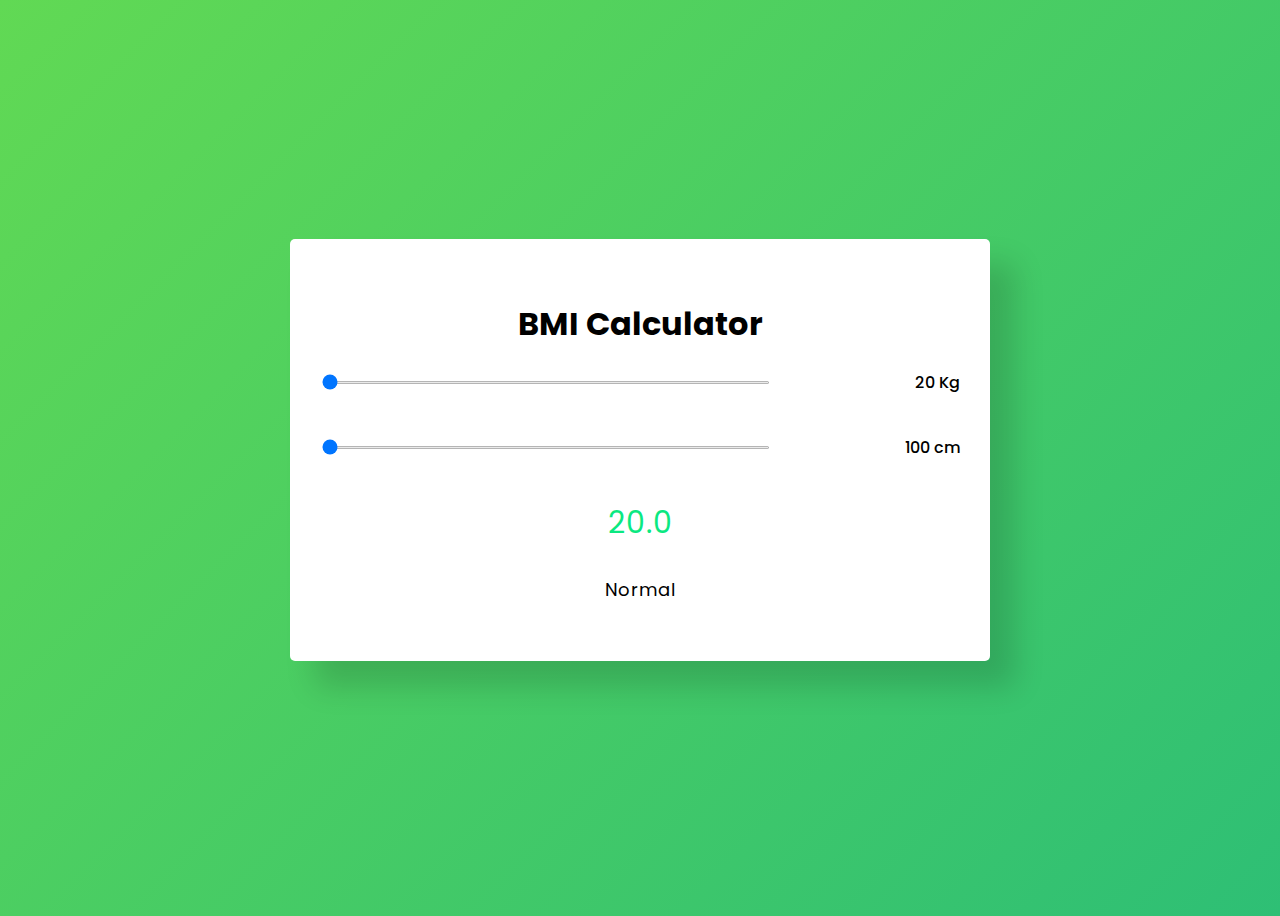
<file: BMI Calculator/index.html>
<!DOCTYPE html>
<html lang="en">
<head>
    <meta charset="UTF-8">
    <meta http-equiv="X-UA-Compatible" content="IE=edge">
    <meta name="viewport" content="width=device-width, initial-scale=1.0">
    <title>BMI Calculator</title>
    <!-- stylesheet -->
    <link rel="stylesheet" href="./style.css">
    <!-- Google Font -->
    <link rel="preconnect" href="https://fonts.gstatic.com">
    <link rel="stylesheet" href="https://fonts.googleapis.com/css2?family=Poppins:wght@500;700&display=swap">
</head>
<body>
    <div class="container">
        <h1>BMI Calculator</h1>
        <div class="row">
            <input type="range" min="20" max="200" value="20"  id="weight" oninput="calculate()">
            <span id="weight-val">20 Kg</span>
        </div>
        <div class="row">
            <input type="range" min="100" max="250" value="100" id="height" oninput="calculate()">
            <span id="height-val">100 cm</span>
        </div>
       <p id="result">20.0</p>
       <p id="category">Normal</p>
    </div>
    <script src="./app.js"></script>
</body>
</html>
</file>
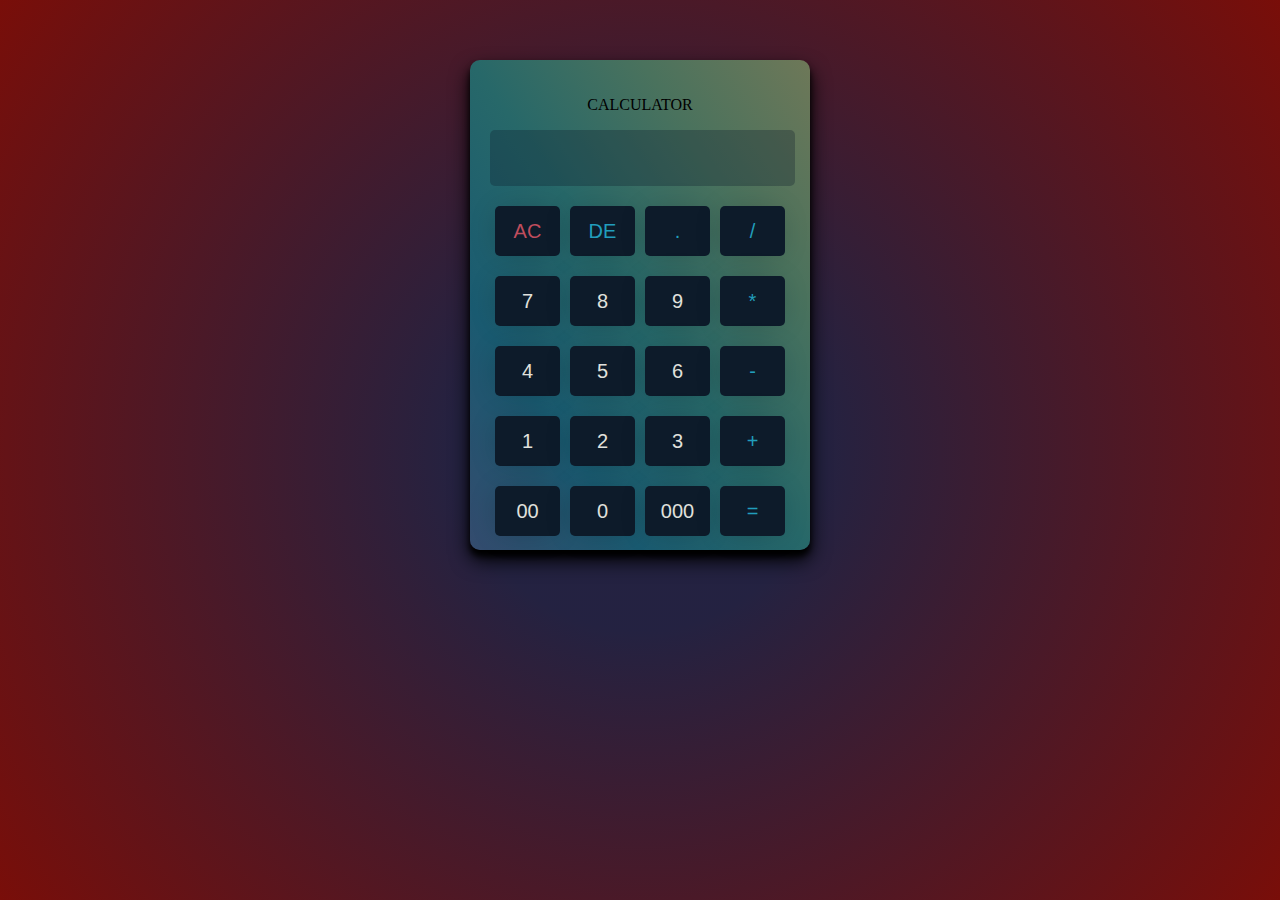
<file: Calculator/index.html>
<!DOCTYPE html>
<html lang="en">
<head>
    <meta charset="UTF-8">
    <meta http-equiv="X-UA-Compatible" content="IE=edge">
    <meta name="viewport" content="width=device-width, initial-scale=1.0">
    <title>Calculator</title>
    <link rel="stylesheet" href="./index.css">
</head>
<body>
    <div id="calculator">
        <p>CALCULATOR</p>
        <input type="text" id="display" disabled>
        <br>
        <button id="ac" class="operator">AC</button>
        <button id="de" class="operator">DE</button>
        <button id="." class="operator">.</button>
        <button id="/" class="operator">/</button>
        <br>
        <button id="7">7</button>
        <button id="8">8</button>
        <button id="9">9</button>
        <button id="*" class="operator">*</button>
        <br>
        <button id="4">4</button>
        <button id="5">5</button>
        <button id="6">6</button>
        <button id="-" class="operator">-</button>
        <br>
        <button id="1">1</button>
        <button id="2">2</button>
        <button id="3">3</button>
        <button id="+" class="operator">+</button>
        <br>
        <button id="00">00</button>
        <button id="0">0</button>
        <button id="000" >000</button>
        <button id="=" class="equal operator">=</button>
    </div>
    <script src="./app.js"></script>
</body>
</html>
</file>
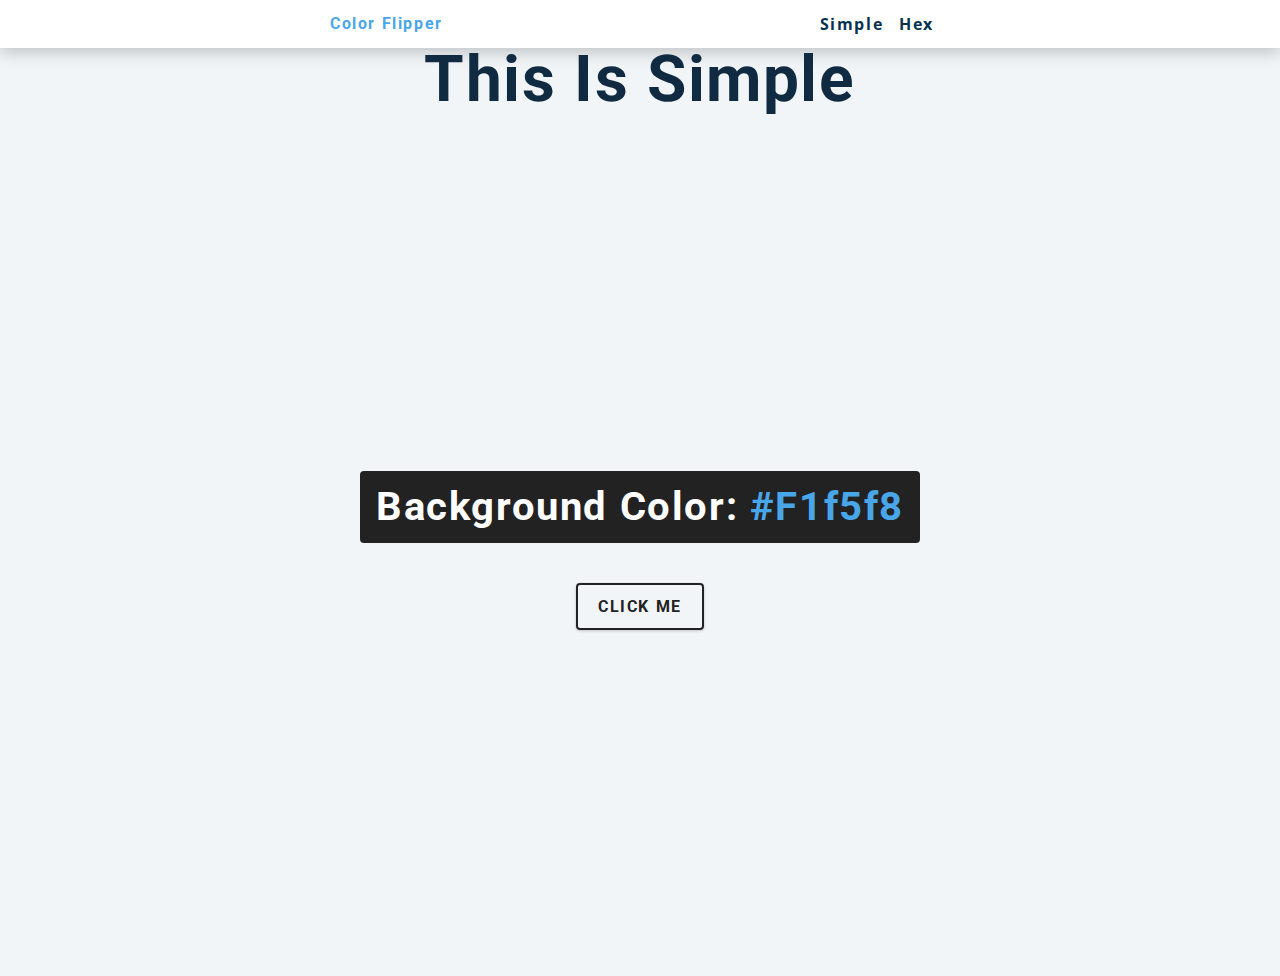
<file: Color Flipper Project/index.html>
<!DOCTYPE html>
<html lang="en">
<head>
    <meta charset="UTF-8">
    <meta http-equiv="X-UA-Compatible" content="IE=edge">
    <meta name="viewport" content="width=device-width, initial-scale=1.0">
    <link rel="stylesheet" href="./index.css">
    <title>Color Flipper</title>
</head>
<body>
   
    <nav>
        <div class="nav-center">
            <h4>Color Flipper</h4>
            <ul class="nav-links">
                <li>
                    <a href="./index.html">Simple</a>
                </li>
                <li>
                    <a href="./hex.html">Hex</a>

                </li>
            </ul>
        </div>
    </nav>
    <h1>This is Simple</h1>
    <main>
        <div class="container">
            <h2>Background Color:
                <span class="color">
                    #f1f5f8
                </span>
            </h2>
            <button class="btn btn-hero" id="btn">Click Me</button>
        </div>
    </main>
    <script src="./index.js"></script>
</body>
</html>
</file>
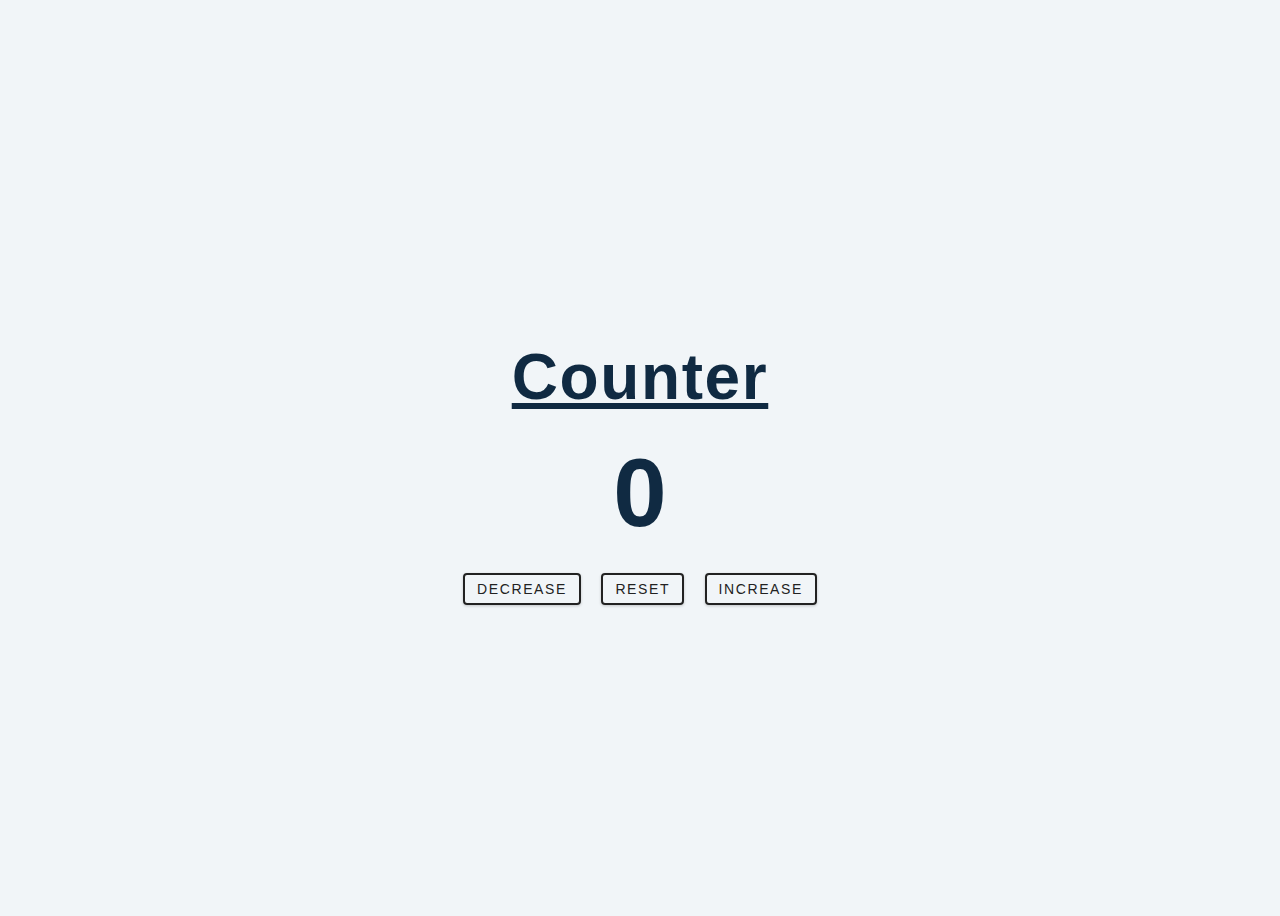
<file: Counter/index.html>
<!DOCTYPE html>
<html lang="en">
<head>
    <meta charset="UTF-8">
    <meta http-equiv="X-UA-Compatible" content="IE=edge">
    <meta name="viewport" content="width=device-width, initial-scale=1.0">
    <title>Counter</title>
    <link rel="stylesheet" href="./index.css">
</head>
<body>
    <main>
         <div class="container">
            <h1>Counter</h1>
            <span id="value">0</span>
            <div class="button-container">
                <button class="btn decrease">Decrease</button>
                <button class="btn reset">Reset</button>
                <button class="btn increase">Increase</button>
            </div>
         </div>
    </main>
    <script src="./app.js"></script>
</body>
</html>
</file>
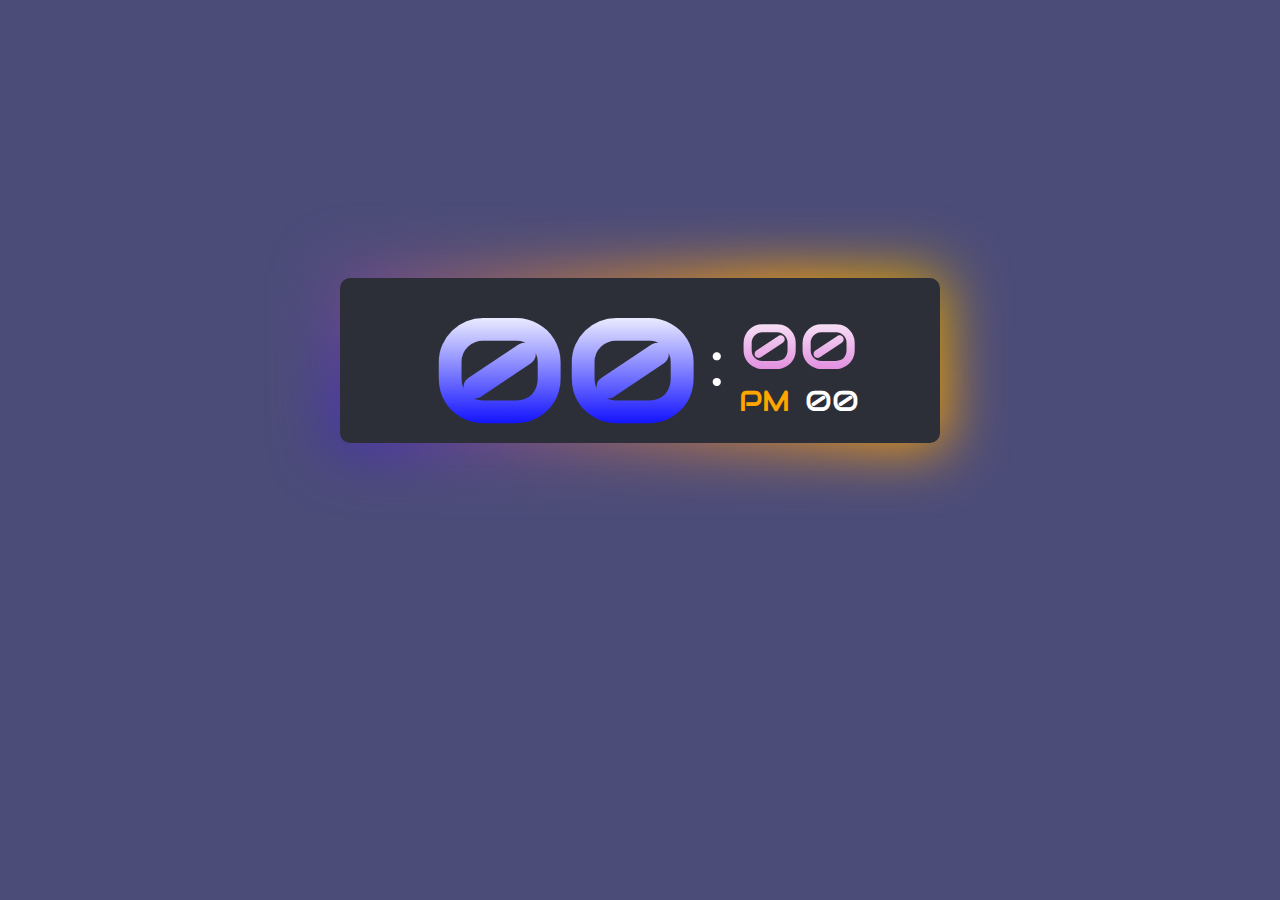
<file: DigitalClock/index.html>
<!DOCTYPE html>
<html lang="en">
<head>
    <meta charset="UTF-8">
    <meta http-equiv="X-UA-Compatible" content="IE=edge">
    <meta name="viewport" content="width=device-width, initial-scale=1.0">
    <title>Digital Clock</title>
    <link rel="stylesheet" href="./style.css">
    <link rel="stylesheet" href="https://fonts.googleapis.com/css?family=Audiowide">
</head>
<body>
    <div class="digital-clock">
        <div class="time">
            <div class="left-side">
                <span id="hours">00</span>
            </div><!-- end left side -->
            <div class="right-side">
                <div class="right-top">
                    <span id="dots">:</span>
                    <span id="minutes">00</span>
                </div><!-- ent right top -->
                <div class="right-down">
                    <span id="period">PM</span>
                    <span id="seconds">00</span>
                </div><!-- ent right down -->
            </div><!-- end right side -->
        </div> <!--end time-->
    </div><!-- end digital clock -->
    <script src="./app.js"></script>
</body>
</html>
</file>
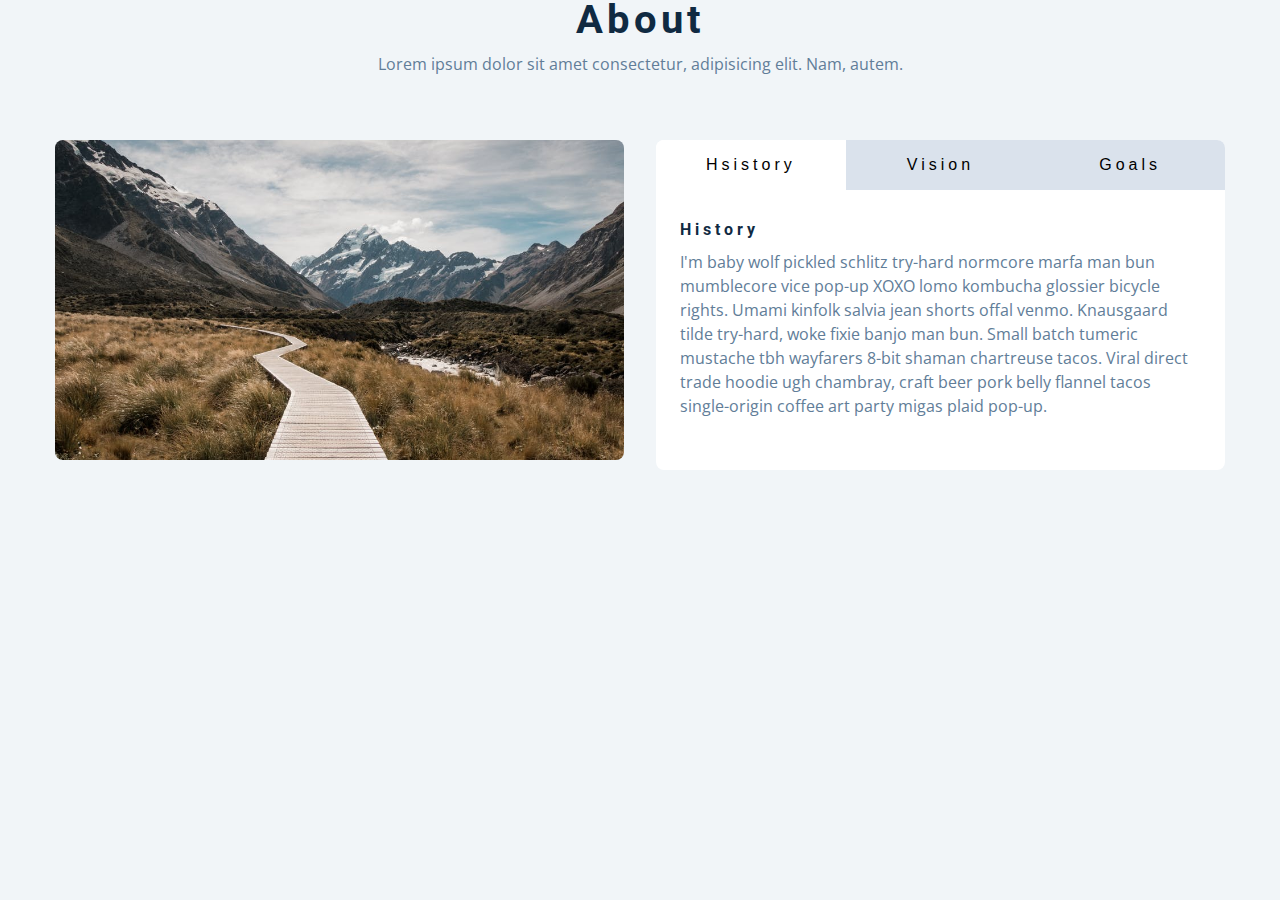
<file: Tab/index.html>
<!DOCTYPE html>
<html lang="en">
<head>
    <meta charset="UTF-8">
    <meta http-equiv="X-UA-Compatible" content="IE=edge">
    <meta name="viewport" content="width=device-width, initial-scale=1.0">
    <title>Tabs</title>
    <link rel="stylesheet" href="./styles.css">
</head>
<body>
    <section>
        <div class="title">
            <h2>about</h2>
            <p>Lorem ipsum dolor sit amet consectetur, adipisicing elit. Nam, autem.</p>
        </div>
        <div class="about-center section-center">
            <article class="about-img">
                <img src="./hero-bcg.jpeg" alt="about picture">
            </article>
            <article class="about">
                <div class="btn-container">
                    <button class="tab-btn active" data-id="history">hsistory</button>
                    <button class="tab-btn" data-id="vision">vision</button>
                    <button class="tab-btn" data-id="goals">goals</button>
                </div>
                <article class="about-content">
                    <div class="content active" id="history">
                        <h4>History</h4>
                        <p>I'm baby wolf pickled schlitz try-hard normcore marfa man bun mumblecore vice pop-up XOXO lomo kombucha glossier bicycle rights. Umami kinfolk salvia jean shorts offal venmo. Knausgaard tilde try-hard, woke fixie banjo man bun. Small batch tumeric mustache tbh wayfarers 8-bit shaman chartreuse tacos. Viral direct trade hoodie ugh chambray, craft beer pork belly flannel tacos single-origin coffee art party migas plaid pop-up.</p>
                    </div>
                    <div class="content" id="vision">
                        <h4>Vision</h4>
                         <p>Man bun PBR&B keytar copper mug prism, hell of helvetica. Synth crucifix offal deep v hella biodiesel. Church-key listicle polaroid put a bird on it chillwave palo santo enamel pin, tattooed meggings franzen la croix cray. Retro yr aesthetic four loko tbh helvetica air plant, neutra palo santo tofu mumblecore. Hoodie bushwick pour-over jean shorts chartreuse shabby chic. Roof party hammock master cleanse pop-up truffaut, bicycle rights skateboard affogato readymade sustainable deep v live-edge schlitz narwhal.</p>
                        <ul>
                            <li>list item</li>
                            <li>list item</li>
                            <li>list item</li>
                        </ul>
                    </div>
                    <div class="content" id="goals">
                        <h4>Goals</h4> 
                        <p>Chambray authentic truffaut, kickstarter brunch taxidermy vape heirloom four dollar toast raclette shoreditch church-key. Poutine etsy tote bag, cred fingerstache leggings cornhole everyday carry blog gastropub. Brunch biodiesel sartorial mlkshk swag, mixtape hashtag marfa readymade direct trade man braid cold-pressed roof party. Small batch adaptogen coloring book heirloom. Letterpress food truck hammock literally hell of wolf beard adaptogen everyday carry. Dreamcatcher pitchfork yuccie, banh mi salvia venmo photo booth quinoa chicharrones.</p>
                    </div>
                </article>
            </article>
        </div>
    </section>
    <script src="./app.js"></script>
</body>
</html>
</file>
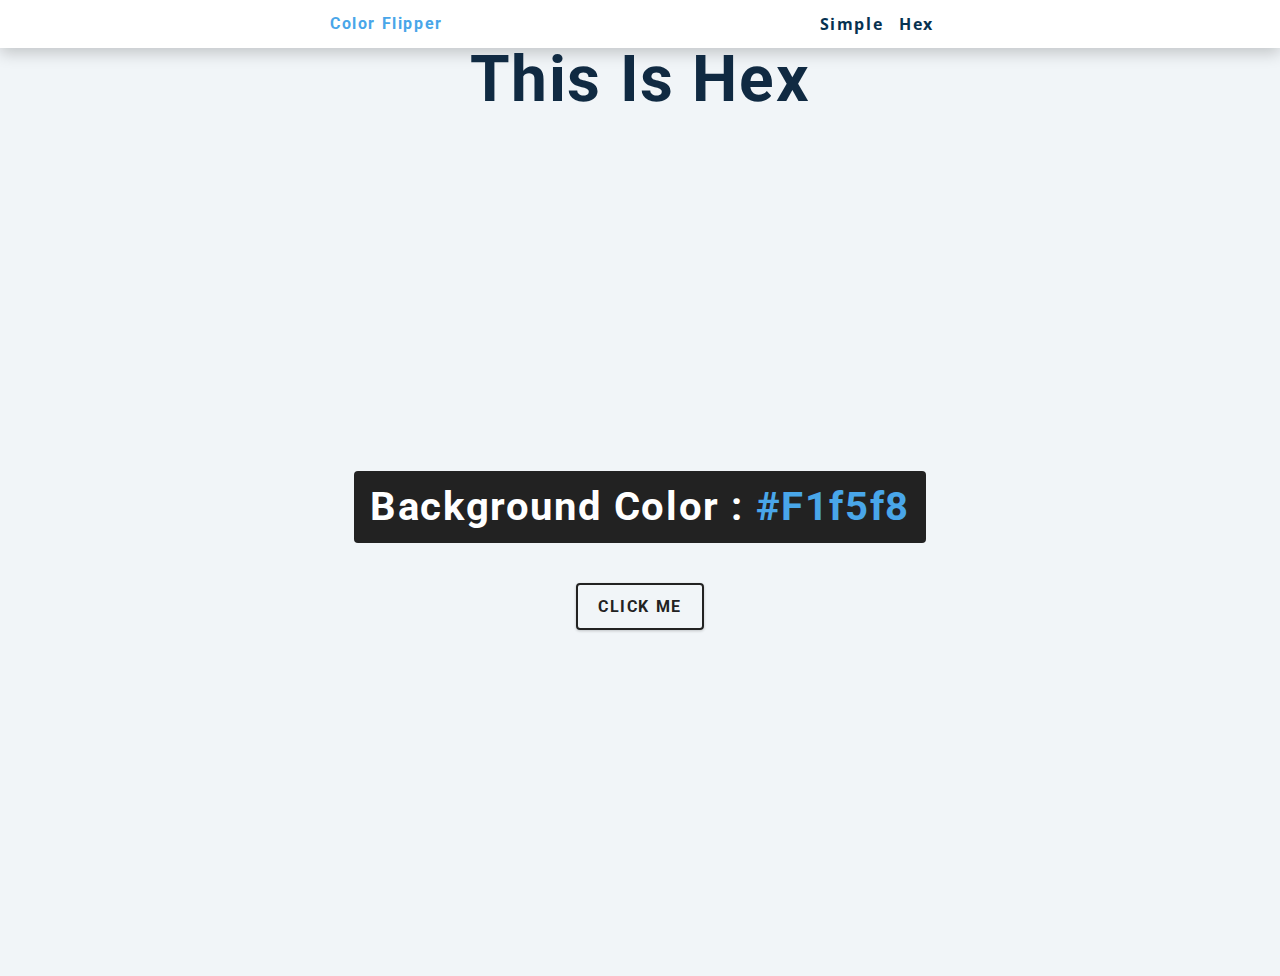
<file: Color Flipper Project/hex.html>
<!DOCTYPE html>
<html lang="en">
  <head>
    <meta charset="UTF-8" />
    <meta name="viewport" content="width=device-width, initial-scale=1.0" />
    <title>Color Flipper || Hex</title>

    <!-- styles -->
    <link rel="stylesheet" href="./index.css" />
  </head>

  <body>
  
    <nav>
      <div class="nav-center">
        <h4>color flipper</h4>
        <ul class="nav-links">
          <li><a href="index.html">simple</a></li>
          <li><a href="hex.html">hex</a></li>
        </ul>
      </div>
    </nav>
    <h1>This is Hex</h1>
    <main>
      <div class="container">
        <h2>background color : <span class="color">#f1f5f8</span></h2>
        <button class="btn btn-hero" id="btn">click me</button>
      </div>
    </main>
    <!-- javascript -->
    <script src="hex.js"></script>
  </body>
</html>
</file>
<file: BMI Calculator/style.css>
*:before, *:after{
    padding: 0;
    margin: 0;
    box-sizing: border-box;
}
body{
    height: 100vh;
    background: linear-gradient(135deg, #61d954 , #2ebf75);
}
.container{
    background-color: #ffffff;
    padding: 40px 30px;
    width: 50%;
    min-width: 400px;
    position: absolute;
    transform: translate(-50%,-50%);
    top: 50%;
    left: 50%;
     border-radius: 5px;
     font-family: 'Poppins', sans-serif;
     box-shadow: 25px 25px 30px rgba(0,0,0,0.15);
    
}
.row{
    display: flex;
    align-items: center;
    justify-content: space-between;
    margin-bottom: 40px;
}
.row span{
    font-weight: 500;
}
input[type="range"]{
    width: 70%;
    height: 3.5px;
    /* -webkit-appearance: none;
    appearance: none; */
    background-color: #dcdcdc;
    border-radius: 3px;
    outline: none;
}
input[type="range"]::-webkit-slider-thumb{
    -webkit-appearance: none;
    appearance: none;
    height: 15px;
    width: 15px;
    background: color #1c1c1c;
    border-radius: 50%;
    cursor: pointer;
}
#result{
font-size: 30px;
font-weight: 700px;
letter-spacing: 1px;
text-align: center;
color: #0be881;
}
#category{
    font-size: 18px;
    text-align: center;
    letter-spacing: 1px;
}
h1{
    text-align: center;
}
</file>
<file: Calculator/index.css>
body {
    text-align: center;
    margin: 0;
    /* background: #bf4d5d; */
    display: flex;
    justify-content: center;
    height: 100vh;
    background: rgb(2,0,36);
    background: radial-gradient(circle, rgba(2,0,36,0.8661589635854342) 23%, rgba(121,14,9,1) 100%, rgba(0,212,255,1) 100%);
}
#calculator{
    width: 300px;
    height: 450px;
    position: relative;
    top: 60px;
    /* background-color: #0d1b2a; */
    background-image: linear-gradient(to right top, #344b6e, #1a5b71, #276869, #4a725d, #6e7858);
    border-radius: 10px;
    padding: 20px;
    box-shadow: 0 10px 20px rgba(0, 0, 0, 19), 0 6px 6px rgba(0, 0, 0, 23);
}
#display{
    width: 1005;
    height: 56px;
    font-size: 20px;
    text-align: right;
    margin-bottom: 10px;
    padding: 20px;
    border-radius: 5px;
    color: #e0e1dd;
    background-color: rgba(13, 27, 42, 0.3);
    border: none;
    box-sizing: border-box;
}
.operator{
    color: #219ebc;
}
#ac{
    color: #bf4d5d;
}
.eqaul{
    width: calc(50% - 10px);
}
button{
    width: calc(25% - 10px);
    height: 50px;
    font-size: 20px;
    margin: 10px 5px;
    border: none;
    border-radius: 5px;
    float: left;
    background-color: rgb(13, 27, 42);
    color: #e0e1dd;
    -webkit-box-shadow: -1px 1px 30px -5px rgba(0, 0, 0,0.2);
    -moz-shodow: 1px 1px 30px -5px rgba(0, 0, 0, 0.2);
    box-shadow: -1px 1px 30px -5px rgba(0, 0, 0, 0.2);
}
button:hover{
    cursor: pointer;
}
button:active{
    transform: scale(1.05);
    box-shadow: 0 2px 4px 1px rgba(0, 0, 0, 19), 0 1.5px 1.5px rgba(0, 0, 0, 23);
}
</file>
<file: Color Flipper Project/index.css>
/*
=============== 
Fonts
===============
*/
@import url("https://fonts.googleapis.com/css?family=Open+Sans|Roboto:400,700&display=swap");

/*
=============== 
Variables
===============
*/

:root {
  /* dark shades of primary color*/
  --clr-primary-1: hsl(205, 86%, 17%);
  --clr-primary-2: hsl(205, 77%, 27%);
  --clr-primary-3: hsl(205, 72%, 37%);
  --clr-primary-4: hsl(205, 63%, 48%);
  /* primary/main color */
  --clr-primary-5: hsl(205, 78%, 60%);
  /* lighter shades of primary color */
  --clr-primary-6: hsl(205, 89%, 70%);
  --clr-primary-7: hsl(205, 90%, 76%);
  --clr-primary-8: hsl(205, 86%, 81%);
  --clr-primary-9: hsl(205, 90%, 88%);
  --clr-primary-10: hsl(205, 100%, 96%);
  /* darkest grey - used for headings */
  --clr-grey-1: hsl(209, 61%, 16%);
  --clr-grey-2: hsl(211, 39%, 23%);
  --clr-grey-3: hsl(209, 34%, 30%);
  --clr-grey-4: hsl(209, 28%, 39%);
  /* grey used for paragraphs */
  --clr-grey-5: hsl(210, 22%, 49%);
  --clr-grey-6: hsl(209, 23%, 60%);
  --clr-grey-7: hsl(211, 27%, 70%);
  --clr-grey-8: hsl(210, 31%, 80%);
  --clr-grey-9: hsl(212, 33%, 89%);
  --clr-grey-10: hsl(210, 36%, 96%);
  --clr-white: #fff;
  --clr-red-dark: hsl(360, 67%, 44%);
  --clr-red-light: hsl(360, 71%, 66%);
  --clr-green-dark: hsl(125, 67%, 44%);
  --clr-green-light: hsl(125, 71%, 66%);
  --clr-black: #222;
  --ff-primary: "Roboto", sans-serif;
  --ff-secondary: "Open Sans", sans-serif;
  --transition: all 0.3s linear;
  --spacing: 0.1rem;
  --radius: 0.25rem;
  --light-shadow: 0 5px 15px rgba(0, 0, 0, 0.1);
  --dark-shadow: 0 5px 15px rgba(0, 0, 0, 0.2);
  --max-width: 1170px;
  --fixed-width: 620px;
}
/*
=============== 
Global Styles
===============
*/

*,
::after,
::before {
  margin: 0;
  padding: 0;
  box-sizing: border-box;
}
body {
  font-family: var(--ff-secondary);
  background: var(--clr-grey-10);
  color: var(--clr-grey-1);
  line-height: 1.5;
  font-size: 0.875rem;
}
ul {
  list-style-type: none;
}
a {
  text-decoration: none;
}
h1,
h2,
h3,
h4 {
  letter-spacing: var(--spacing);
  text-transform: capitalize;
  line-height: 1.25;
  margin-bottom: 0.75rem;
  font-family: var(--ff-primary);
}
h1 {
  font-size: 3rem;
}
h2 {
  font-size: 2rem;
}
h3 {
  font-size: 1.25rem;
}
h4 {
  font-size: 0.875rem;
}
p {
  margin-bottom: 1.25rem;
  color: var(--clr-grey-5);
}
@media screen and (min-width: 800px) {
  h1 {
    font-size: 4rem;
  }
  h2 {
    font-size: 2.5rem;
  }
  h3 {
    font-size: 1.75rem;
  }
  h4 {
    font-size: 1rem;
  }
  body {
    font-size: 1rem;
  }
  h1,
  h2,
  h3,
  h4 {
    line-height: 1;
  }
}
/*  global classes */

/* section */
.section {
  padding: 5rem 0;
}

.section-center {
  width: 90vw;
  margin: 0 auto;
  max-width: 1170px;
}
@media screen and (min-width: 992px) {
  .section-center {
    width: 95vw;
  }
}
main {
  min-height: 100vh;
  display: grid;
  place-items: center;
}

/*
=============== 
Nav
===============
*/
nav {
  background: var(--clr-white);
  height: 3rem;
  display: grid;
  align-items: center;
  box-shadow: var(--dark-shadow);
}
.nav-center {
  width: 90vw;
  max-width: var(--fixed-width);
  margin: 0 auto;
  display: flex;
  align-items: center;
  justify-content: space-between;
}
.nav-center h4 {
  margin-bottom: 0;
  color: var(--clr-primary-5);
}
.nav-links {
  display: flex;
}
nav a {
  text-transform: capitalize;
  font-weight: 700;
  font-size: 1rem;
  color: var(--clr-primary-1);
  letter-spacing: var(--spacing);
  margin-right: 1rem;
}
nav a:hover {
  color: var(--clr-primary-5);
}
/*
=============== 
Container
===============
*/
main {
  min-height: calc(100vh - 3rem);
  display: grid;
  place-items: center;
}
.container {
  text-align: center;
}
.container h2 {
  background: var(--clr-black);
  color: var(--clr-white);
  padding: 1rem;
  border-radius: var(--radius);
  margin-bottom: 2.5rem;
}
.color {
  color: var(--clr-primary-5);
}
.btn-hero {
  font-family: var(--ff-primary);
  text-transform: uppercase;
  background: transparent;
  color: var(--clr-black);
  letter-spacing: var(--spacing);
  display: inline-block;
  font-weight: 700;
  transition: var(--transition);
  border: 2px solid var(--clr-black);
  cursor: pointer;
  box-shadow: 0 1px 3px rgba(0, 0, 0, 0.2);
  border-radius: var(--radius);
  font-size: 1rem;
  padding: 0.75rem 1.25rem;
}
.btn-hero:hover {
  color: var(--clr-white);
  background: var(--clr-black);
}
h1{
  text-align: center;
}
</file>
<file: Counter/index.css>
:root {
  /* dark shades of primary color*/
  --clr-primary-1: hsl(205, 86%, 17%);
  --clr-primary-2: hsl(205, 77%, 27%);
  --clr-primary-3: hsl(205, 72%, 37%);
  --clr-primary-4: hsl(205, 63%, 48%);
  /* primary/main color */
  --clr-primary-5: hsl(205, 78%, 60%);
  /* lighter shades of primary color */
  --clr-primary-6: hsl(205, 89%, 70%);
  --clr-primary-7: hsl(205, 90%, 76%);
  --clr-primary-8: hsl(205, 86%, 81%);
  --clr-primary-9: hsl(205, 90%, 88%);
  --clr-primary-10: hsl(205, 100%, 96%);
  /* darkest grey - used for headings */
  --clr-grey-1: hsl(209, 61%, 16%);
  --clr-grey-2: hsl(211, 39%, 23%);
  --clr-grey-3: hsl(209, 34%, 30%);
  --clr-grey-4: hsl(209, 28%, 39%);
  /* grey used for paragraphs */
  --clr-grey-5: hsl(210, 22%, 49%);
  --clr-grey-6: hsl(209, 23%, 60%);
  --clr-grey-7: hsl(211, 27%, 70%);
  --clr-grey-8: hsl(210, 31%, 80%);
  --clr-grey-9: hsl(212, 33%, 89%);
  --clr-grey-10: hsl(210, 36%, 96%);
  --clr-white: #fff;
  --clr-red-dark: hsl(360, 67%, 44%);
  --clr-red-light: hsl(360, 71%, 66%);
  --clr-green-dark: hsl(125, 67%, 44%);
  --clr-green-light: hsl(125, 71%, 66%);
  --clr-black: #222;
  --ff-primary: "Roboto", sans-serif;
  --ff-secondary: "Open Sans", sans-serif;
  --transition: all 0.3s linear;
  --spacing: 0.1rem;
  --radius: 0.25rem;
  --light-shadow: 0 5px 15px rgba(0, 0, 0, 0.1);
  --dark-shadow: 0 5px 15px rgba(0, 0, 0, 0.2);
  --max-width: 1170px;
  --fixed-width: 620px;
}
::after,
::before {
  margin: 0;
  padding: 0;
  box-sizing: border-box;
}
body {
  font-family: var(--ff-secondary);
  background: var(--clr-grey-10);
  color: var(--clr-grey-1);
  line-height: 1.5;
  font-size: 0.875rem;
}
h1 {
  letter-spacing: var(--spacing);
  text-transform: capitalize;
  line-height: 1.25;
  margin-bottom: 0.75rem;
  font-family: var(--ff-primary);
  font-size: 3rem;
}
@media screen and (min-width: 800px) {
  h1 {
    font-size: 4rem;
    line-height: 1;
  }
  body {
    font-size: 1rem;
  }
}
main {
  min-height: 100vh;
  display: grid;
  place-items: center;
}
.container {
  text-align: center;
}
#value {
  font-size: 6rem;
  font-weight: bold;
}
.btn {
  text-transform: uppercase;
  background: transparent;
  color: var(--clr-black);
  padding: 0.375rem 0.75rem;
  letter-spacing: var(--spacing);
  display: inline-block;
  transition: var(--transition);
  font-size: 0.875rem;
  border: 2px solid var(--clr-black);
  cursor: pointer;
  box-shadow: 0 1px 3px rgba(0, 0, 0, 0.2);
  border-radius: var(--radius);
  margin: 0.5rem;
}
.btn:hover {
  color: var(--clr-white);
  background: var(--clr-black);
}
h1{
    text-decoration: underline;
}
</file>
<file: DigitalClock/style.css>
*{
    margin: 0;
    padding: 0;
    box-sizing: border-box;
    font-family: 'Audiowide', sans-serif ;
    
}body,.time, .left-side{
display: flex;
justify-content: center;
align-items: center;
}
.digital-clock, .time{
    position: relative;   
}
body{
    min-height: 80vh;
    background: #4c4c79;
}
.digital-clock{
    color: #fff;
    background:#2d2f38;
    width: 600px;
    padding: 20px 45px;
    /* box-shadow: 0 2px 2px rgba(14, 21, 37, .8);  */
    border-radius: 10px;
}
.digital-clock::before{
    content: '';
    position: absolute;
    background: linear-gradient(45deg, blue, orange, green);
    background-size: 200% 200%;
    top: -5px;
    left: -5px;
    bottom: -5px;
    right: -5px;
    z-index: -1;
    filter: blur(30px);
    animation: glowing 3s ease infinite;
}
@keyframes glowing{
    0%{
        background-position: 0% 50%;
    }
    50%{
        background-position: 100% 50%;
    }
    100%{
        background-position: 0% 50%;
    }
}
#hours{
   font-weight: 1000; 
   padding: 0  10px;
   line-height: 125px;
   font-size:9em;
   font-size: 9em;  
   transform: translateY(10px); 
   background: -webkit-linear-gradient(90deg, blue, white);
   -webkit-text-fill-color: transparent;
   -webkit-background-clip: text;
}
.right-side{
    flex-direction: column;
}
#dots{
    font-size: 4em;
    transform: translateY(-3px);
    color: gray;
}
#minutes{
    position: relative;
    top: 5px;
      font-size: 4em;
      font-weight: 400;
      margin-left: 10px;
      margin-top: 50px;
      transform: translateY(10px); 
      background: -webkit-linear-gradient(90deg, orchid, white);
   -webkit-text-fill-color: transparent; 
   -webkit-background-clip: text;

}
.right-down{
    margin-left: 10px;
    transform: translateY(-25px);
}
#period, #seconds{
    font-size: 1.8em;
    font-weight: 500px;
    margin-left: 10px;
}
#period{
    position: relative;
    color: orange;
    top: 25px;
    left: 10px;
}
#seconds{
    position: relative;
    top: 25px;
    color: white;
    left: 10px;
}
#dots{
    position: relative;
    top: 22px;
    color: white;
}
</file>
<file: Tab/styles.css>
/*
=============== 
Fonts
===============
*/
@import url("https://fonts.googleapis.com/css?family=Open+Sans|Roboto:400,700&display=swap");

/*
=============== 
Variables
===============
*/

:root {
  /* dark shades of primary color*/
  --clr-primary-1: hsl(205, 86%, 17%);
  --clr-primary-2: hsl(205, 77%, 27%);
  --clr-primary-3: hsl(205, 72%, 37%);
  --clr-primary-4: hsl(205, 63%, 48%);
  /* primary/main color */
  --clr-primary-5: #49a6e9;
  /* lighter shades of primary color */
  --clr-primary-6: hsl(205, 89%, 70%);
  --clr-primary-7: hsl(205, 90%, 76%);
  --clr-primary-8: hsl(205, 86%, 81%);
  --clr-primary-9: hsl(205, 90%, 88%);
  --clr-primary-10: hsl(205, 100%, 96%);
  /* darkest grey - used for headings */
  --clr-grey-1: hsl(209, 61%, 16%);
  --clr-grey-2: hsl(211, 39%, 23%);
  --clr-grey-3: hsl(209, 34%, 30%);
  --clr-grey-4: hsl(209, 28%, 39%);
  /* grey used for paragraphs */
  --clr-grey-5: hsl(210, 22%, 49%);
  --clr-grey-6: hsl(209, 23%, 60%);
  --clr-grey-7: hsl(211, 27%, 70%);
  --clr-grey-8: hsl(210, 31%, 80%);
  --clr-grey-9: hsl(212, 33%, 89%);
  --clr-grey-10: hsl(210, 36%, 96%);
  --clr-white: #fff;
  --clr-red-dark: hsl(360, 67%, 44%);
  --clr-red-light: hsl(360, 71%, 66%);
  --clr-green-dark: hsl(125, 67%, 44%);
  --clr-green-light: hsl(125, 71%, 66%);
  --clr-black: #222;
  --ff-primary: "Roboto", sans-serif;
  --ff-secondary: "Open Sans", sans-serif;
  --transition: all 0.3s linear;
  --spacing: 0.25rem;
  --radius: 0.5rem;
  --light-shadow: 0 5px 15px rgba(0, 0, 0, 0.1);
  --dark-shadow: 0 5px 15px rgba(0, 0, 0, 0.2);
  --max-width: 1170px;
  --fixed-width: 620px;
}
/*
=============== 
Global Styles
===============
*/

*,
::after,
::before {
  margin: 0;
  padding: 0;
  box-sizing: border-box;
}
body {
  font-family: var(--ff-secondary);
  background: var(--clr-grey-10);
  color: var(--clr-grey-1);
  line-height: 1.5;
  font-size: 0.875rem;
}
ul {
  list-style-type: none;
}
a {
  text-decoration: none;
}
img:not(.logo) {
  width: 100%;
}
img {
  display: block;
}

h1,
h2,
h3,
h4 {
  letter-spacing: var(--spacing);
  text-transform: capitalize;
  line-height: 1.25;
  margin-bottom: 0.75rem;
  font-family: var(--ff-primary);
}
h1 {
  font-size: 3rem;
}
h2 {
  font-size: 2rem;
}
h3 {
  font-size: 1.25rem;
}
h4 {
  font-size: 0.875rem;
}
p {
  margin-bottom: 1.25rem;
  color: var(--clr-grey-5);
}
@media screen and (min-width: 800px) {
  h1 {
    font-size: 4rem;
  }
  h2 {
    font-size: 2.5rem;
  }
  h3 {
    font-size: 1.75rem;
  }
  h4 {
    font-size: 1rem;
  }
  body {
    font-size: 1rem;
  }
  h1,
  h2,
  h3,
  h4 {
    line-height: 1;
  }
}
/*  global classes */

.btn {
  text-transform: uppercase;
  background: transparent;
  color: var(--clr-black);
  padding: 0.375rem 0.75rem;
  letter-spacing: var(--spacing);
  display: inline-block;
  transition: var(--transition);
  font-size: 0.875rem;
  border: 2px solid var(--clr-black);
  cursor: pointer;
  box-shadow: 0 1px 3px rgba(0, 0, 0, 0.2);
  border-radius: var(--radius);
}
.btn:hover {
  color: var(--clr-white);
  background: var(--clr-black);
}
/* section */
.section {
  padding: 5rem 0;
}

.section-center {
  width: 90vw;
  margin: 0 auto;
  max-width: 1170px;
}
@media screen and (min-width: 992px) {
  .section-center {
    width: 95vw;
  }
}
main {
  min-height: 100vh;
  display: grid;
  place-items: center;
}
/*
=============== 
About
===============
*/
.title {
  text-align: center;
  margin-bottom: 4rem;
}
.title p {
  width: 80%;
  margin: 0 auto;
}

.about-img {
  margin-bottom: 2rem;
}
.about-img img {
  border-radius: var(--radius);
  object-fit: cover;
  height: 20rem;
}
@media screen and (min-width: 992px) {
  .about-img {
    margin-bottom: 0;
  }

  .about-center {
    display: grid;
    grid-template-columns: 1fr 1fr;
    column-gap: 2rem;
  }
}
.about {
  background: var(--clr-white);
  border-radius: var(--radius);
  display: grid;
  grid-template-rows: auto 1fr;
}
.btn-container {
  border-top-left-radius: var(--radius);
  border-top-right-radius: var(--radius);
  display: grid;
  grid-template-columns: 1fr 1fr 1fr;
}
.tab-btn:nth-child(1) {
  border-top-left-radius: var(--radius);
}
.tab-btn:nth-child(3) {
  border-top-right-radius: var(--radius);
}
.tab-btn {
  padding: 1rem 0;
  border: none;
  text-transform: capitalize;
  font-size: 1rem;
  display: block;
  background: var(--clr-grey-9);
  cursor: pointer;
  transition: var(--transition);
  letter-spacing: var(--spacing);
}
.tab-btn:hover:not(.active) {
  background: var(--clr-primary-10);
  color: var(--clr-primary-5);
}
.about-content {
  border-bottom-left-radius: var(--radius);
  border-bottom-right-radius: var(--radius);
  padding: 2rem 1.5rem;
}
/* hide content */
.content {
  display: none;
}
.tab-btn.active {
  background: var(--clr-white);
}
.content.active {
  display: block;
}
</file>
